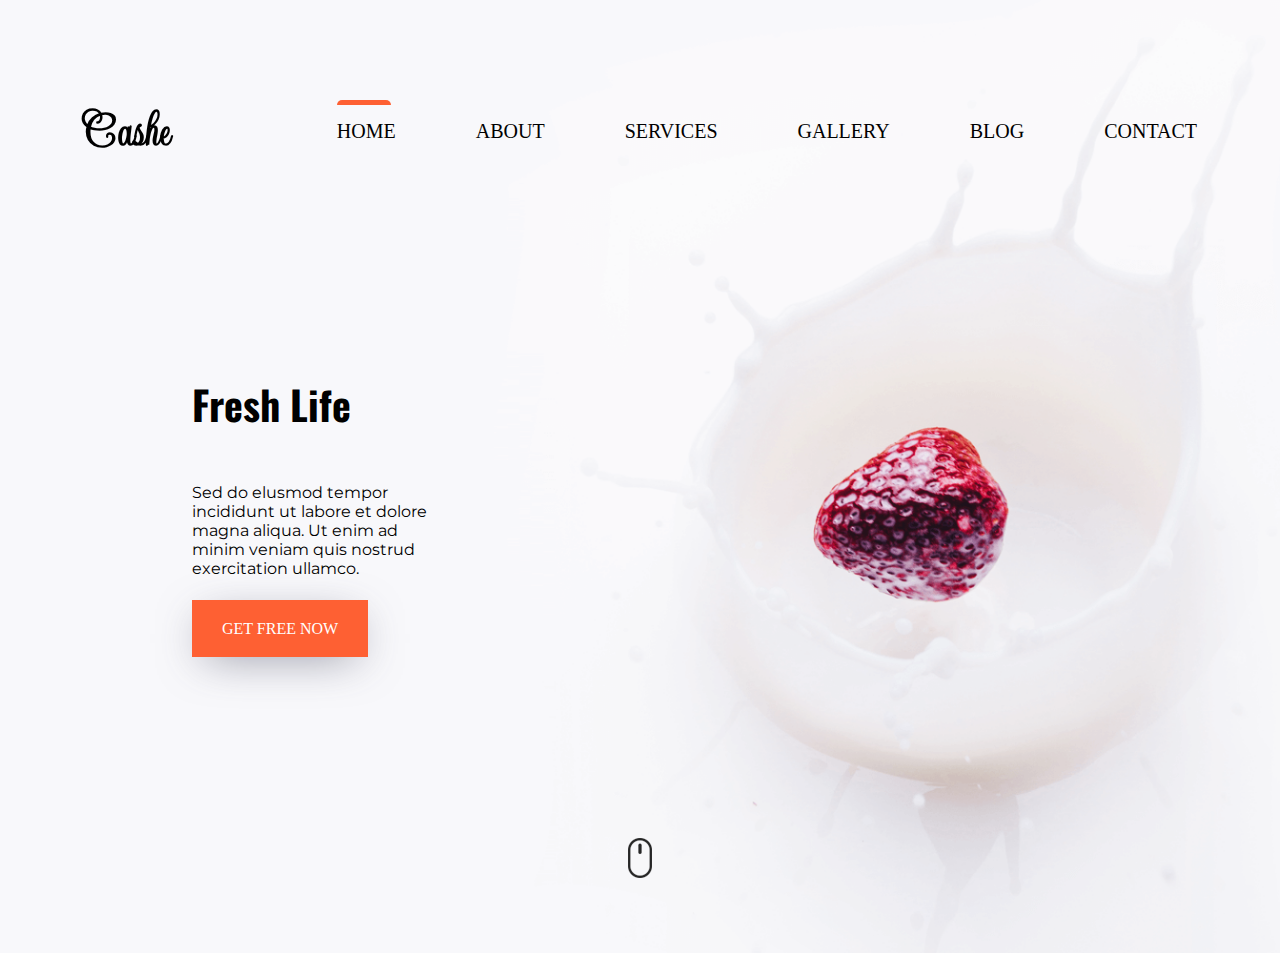
<file: blog1/project/index.html>
<!DOCTYPE html>
<html lang="en">

<head>
    <meta charset="UTF-8">
    <meta http-equiv="X-UA-Compatible" content="IE=edge">
    <meta name="viewport" content="width=device-width, initial-scale=1.0">
    <link rel="stylesheet" type="text/css" href="style.css">
    <link href="https://fonts.googleapis.com/css2?family=Open+Sans&family=Oswald:wght@700&family=Updock&display=swap"
        rel="stylesheet">
    <link href="https://fonts.googleapis.com/css2?family=Open+Sans&family=Updock&display=swap" rel="stylesheet">
    <link href="https://fonts.googleapis.com/css2?family=Montserrat:wght@300&display=swap" rel="stylesheet">
    <title>Document</title>
</head>

<body>
    <article class="first-article">
        <nav class="navigation">
            <p>Cashe</p>
            <ul class="navigation_links">
                <li class="here_you_are"> <a>HOME </a></li>
                <li><a href="second-article.html">ABOUT</a></li>
                <li><a href="services.html">SERVICES</a></li>
                <li><a href="galery.html">GALLERY </a></li>
                <li><a href="blog.html">BLOG</a></li>
                <li><a href="contact.html">CONTACT</a></li>
            </ul>
        </nav>
        <section class="flex-container">
            <section class="fresh">
                <h2>Fresh Life</h2>
                <p>
                    Sed do elusmod tempor incididunt ut labore et dolore magna aliqua. Ut enim ad minim veniam quis
                    nostrud
                    exercitation ullamco.
                </p>
                <div class="get-free">
                    <a>Get Free now </a>
                </div>
            </section>

        </section>
        <div class="firstfooter">
            <img src="./images/scroll.png" alt="scroll logo" />
        </div>
    </article>

</body>

</html>
</file>
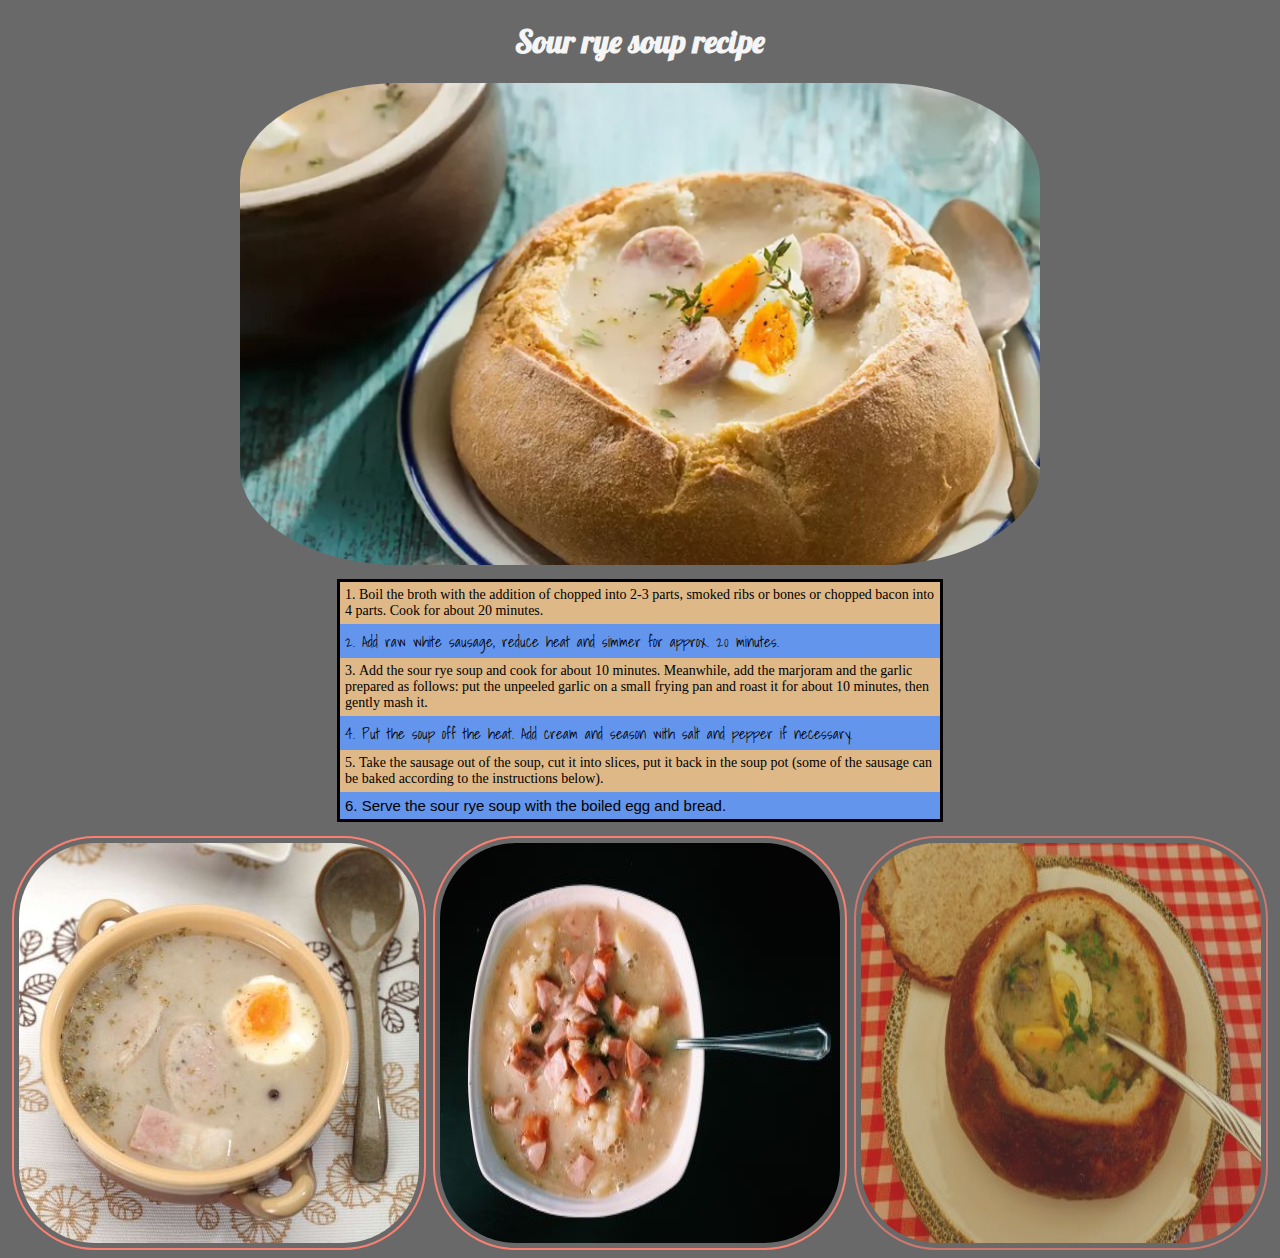
<file: first project/html/index.html>
<!DOCTYPE html>
<html lang="en">

<head>
    <meta charset="UTF-8">
    <meta http-equiv="X-UA-Compatible" content="IE=edge">
    <meta name="viewport" content="width=device-width, initial-scale=1.0">
    <title>Sour rye soup - BEST SOUP EVER</title>
    <link rel="apple-touch-icon" sizes="180x180" href="../img/icon/apple-touch-icon.png">
    <link rel="icon" type="image/png" sizes="32x32" href="../img/icon/favicon-32x32.png">
    <link rel="icon" type="image/png" sizes="16x16" href="../img/icon/favicon-16x16.png">
    <link rel="manifest" href="/site.webmanifest">
    <link rel="stylesheet" type="text/css" href="../css/style.css">
    <link href="https://fonts.googleapis.com/css2?family=Lobster&display=swap" rel="stylesheet">
    <link href="https://fonts.googleapis.com/css2?family=Shadows+Into+Light&display=swap" rel="stylesheet">

</head>

<body>
    <h1>Sour rye soup recipe</h1>
    <div class="recipe">
        <img srcset="../img/300.png 300w,
        ../img/500.png 500w,
        ../img/800.png 800w," sizes="(max-width: 500px) 300px, (max-width:800px) 500px, 800px" alt="sizesSourt rye soup
            served in bread.">

        <ol>
            <li class="font1">Boil the broth with the addition of chopped into 2-3 parts, smoked ribs or bones or
                chopped bacon into 4
                parts. Cook for about 20 minutes.</li>
            <li class="font2">Add raw white sausage, reduce heat and simmer for approx. 20 minutes.</li>
            <li class="font1">Add the sour rye soup and cook for about 10 minutes. Meanwhile, add the marjoram and the
                garlic prepared
                as follows: put the unpeeled garlic on a small frying pan and roast it for about 10 minutes, then gently
                mash it.</li>
            <li class="font2">Put the soup off the heat. Add cream and season with salt and pepper if necessary.</li>
            <li class="font1">Take the sausage out of the soup, cut it into slices, put it back in the soup pot (some of
                the sausage
                can be baked according to the instructions below).</li>
            <li class="font2">Serve the sour rye soup with the boiled egg and bread.</li>


        </ol>
    </div>
    <galery>

        <img srcset="../img/galery/1_400.jpg" alt="soup">
        <img srcset="../img/galery/3_400.jpg" alt="soup">
        <img srcset="../img/galery/2_400.jpg" alt="soup">


    </galery>

</body>

</html>
</file>
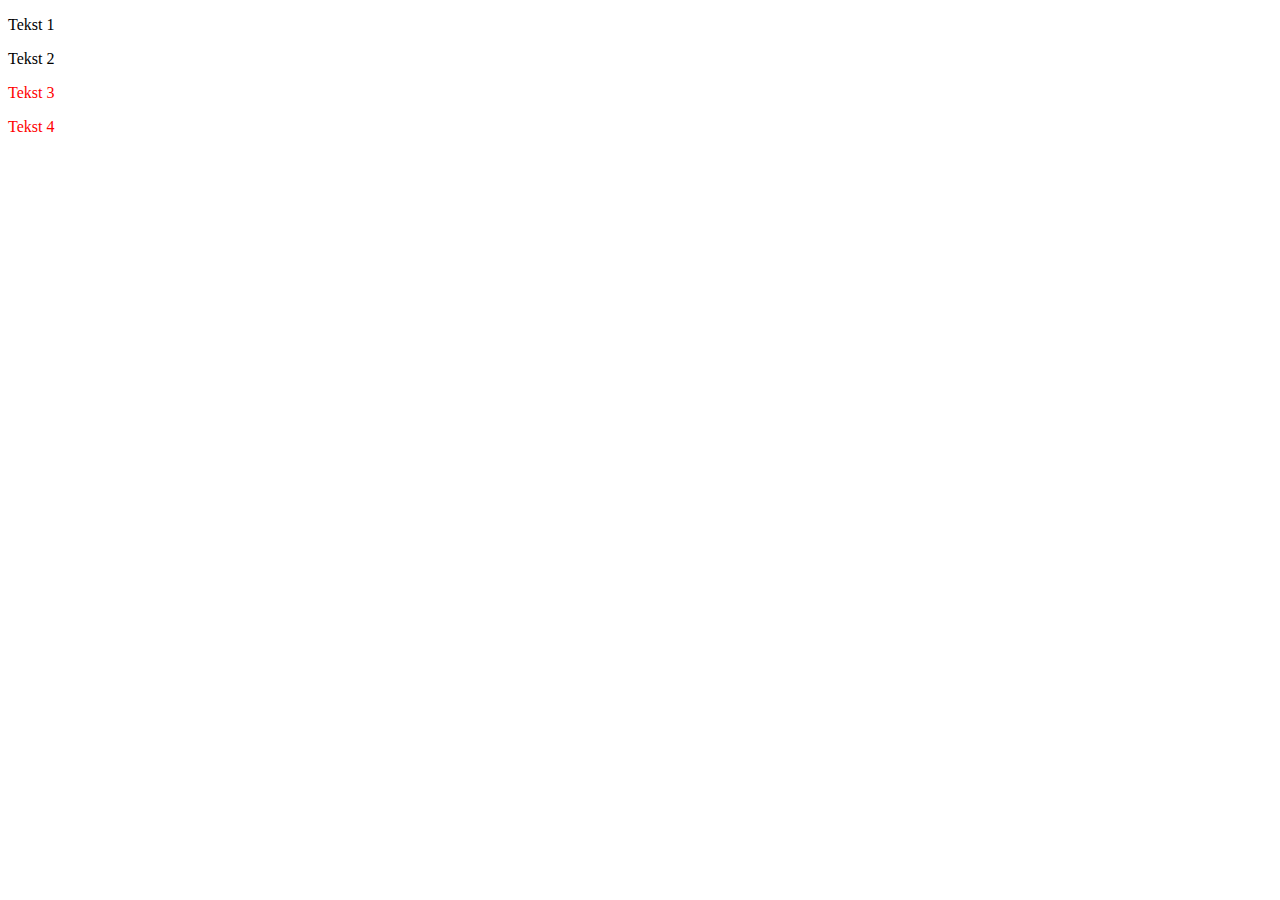
<file: first project/challenge/challenge-1/index.html>
<!DOCTYPE html>
<html lang="pl">

<head>
    <meta charset="UTF-8">
    <meta name="viewport" content="width=device-width, initial-scale=1.0">
    <title>Document</title>
    <link rel="stylesheet" href="style.css">
</head>

<body>
    <div>
        <p>Tekst 1</p>
        <p>Tekst 2</p>
    </div>
    <div>
        <p>Tekst 3</p>
        <p>Tekst 4</p>
    </div>
</body>

</html>
</file>
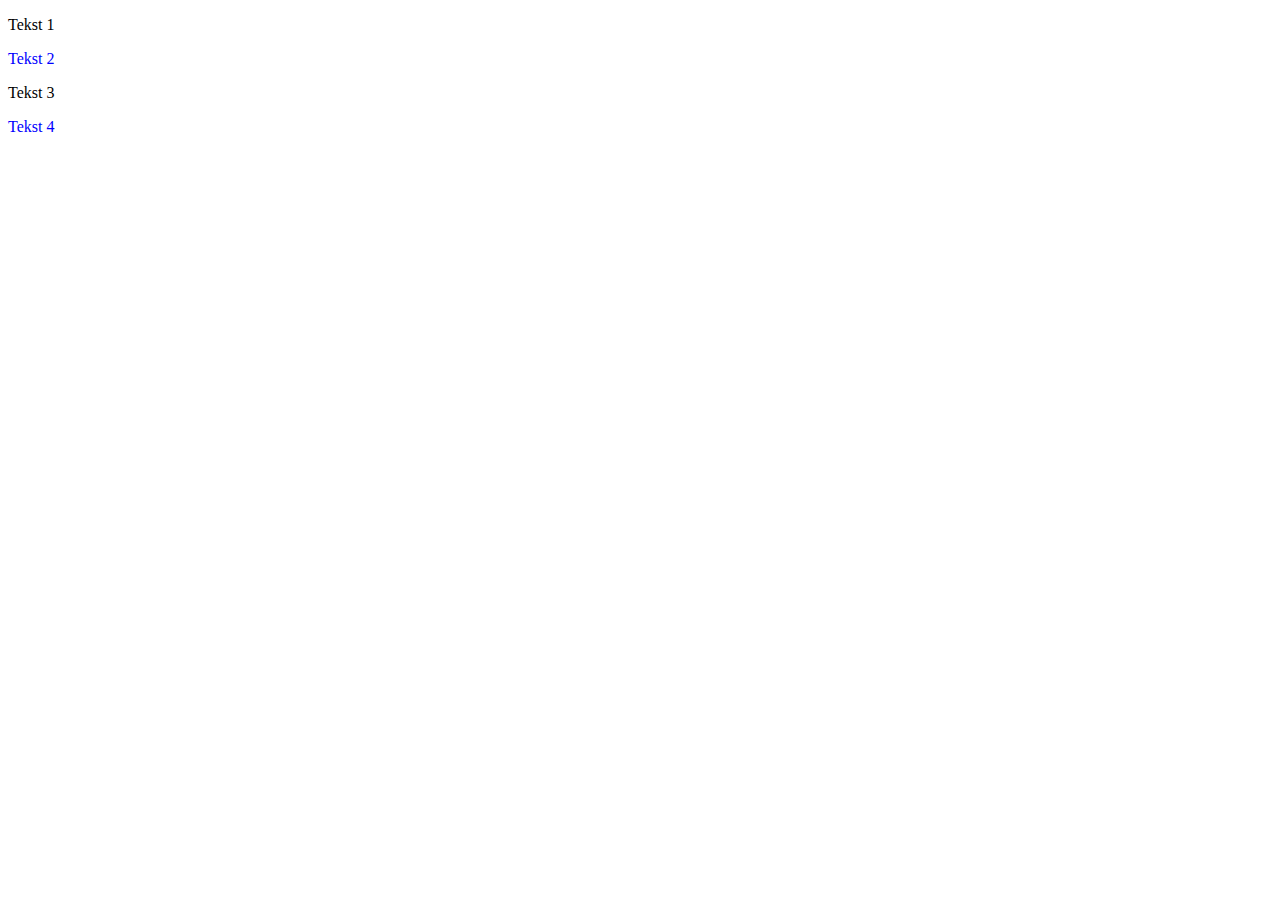
<file: first project/challenge/challenge-10/index.html>
<!DOCTYPE html>
<html lang="pl">

<head>
    <meta charset="UTF-8">
    <meta name="viewport" content="width=device-width, initial-scale=1.0">
    <title>Document</title>
    <link rel="stylesheet" href="style.css">
</head>

<body>
    <div>
        <p>Tekst 1</p>
        <div>
            <p>Tekst 2</p>
        </div>
    </div>
    <div>
        <p>Tekst 3</p>
        <section>
            <p>Tekst 4</p>
        </section>
    </div>
</body>

</html>
</file>
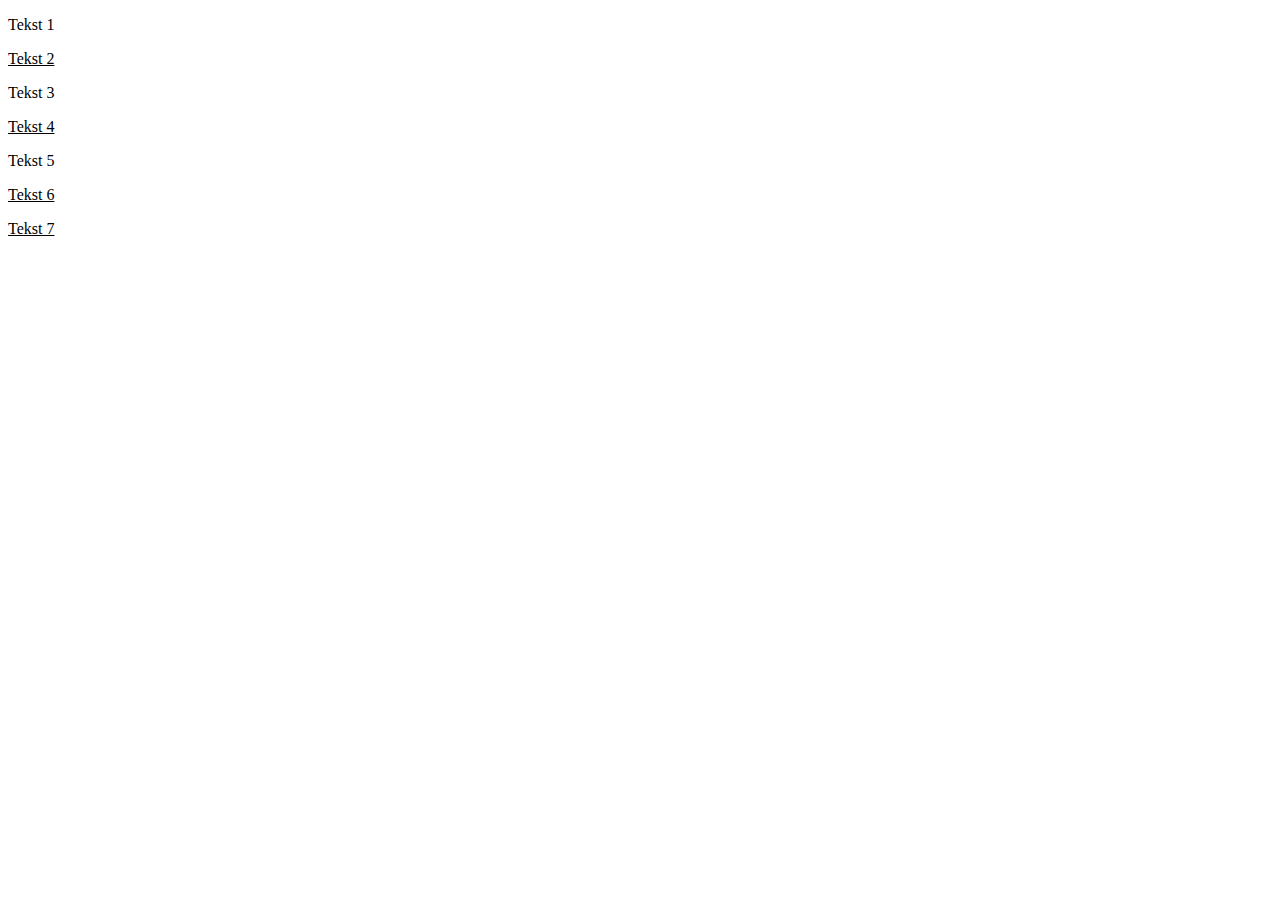
<file: first project/challenge/challenge-4/index.html>
<!DOCTYPE html>
<html lang="pl">

<head>
    <meta charset="UTF-8">
    <meta name="viewport" content="width=device-width, initial-scale=1.0">
    <title>Document</title>
    <link rel="stylesheet" href="style.css">
</head>

<body>
    <div>
        <p>Tekst 1</p>
        <p>Tekst 2</p>
    </div>
    <p>Tekst 3</p>
    <p>Tekst 4</p>
    <div>
        <p>Tekst 5</p>
        <p>Tekst 6</p>
        <p>Tekst 7</p>
    </div>
</body>

</html>
</file>
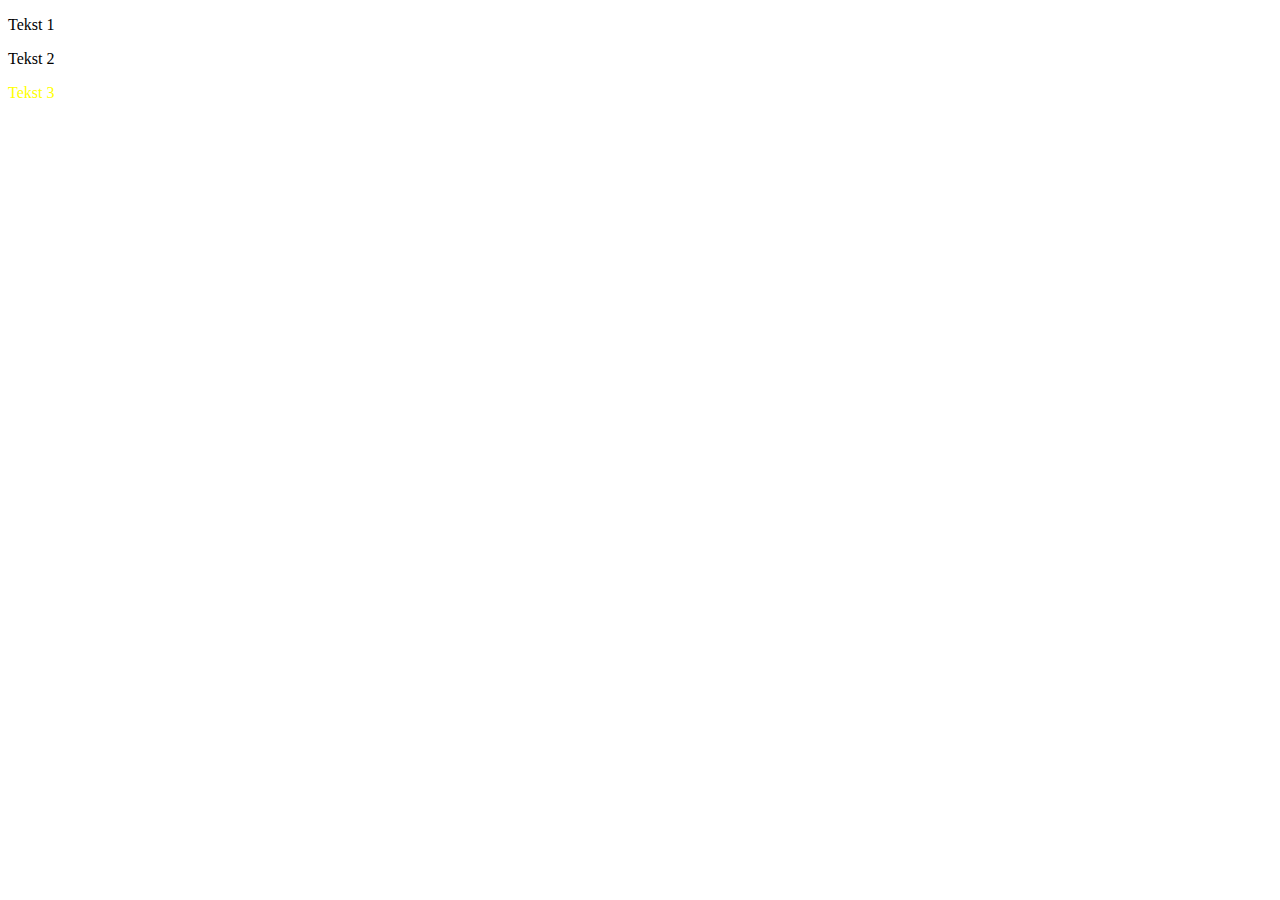
<file: first project/challenge/challenge-5/index.html>
<!DOCTYPE html>
<html lang="pl">

<head>
    <meta charset="UTF-8">
    <meta name="viewport" content="width=device-width, initial-scale=1.0">
    <title>Document</title>
    <link rel="stylesheet" href="style.css">
</head>

<body>
    <div>
        <p>Tekst 1</p>
        <p>Tekst 2</p>
        <p>Tekst 3</p>
    </div>
</body>

</html>
</file>
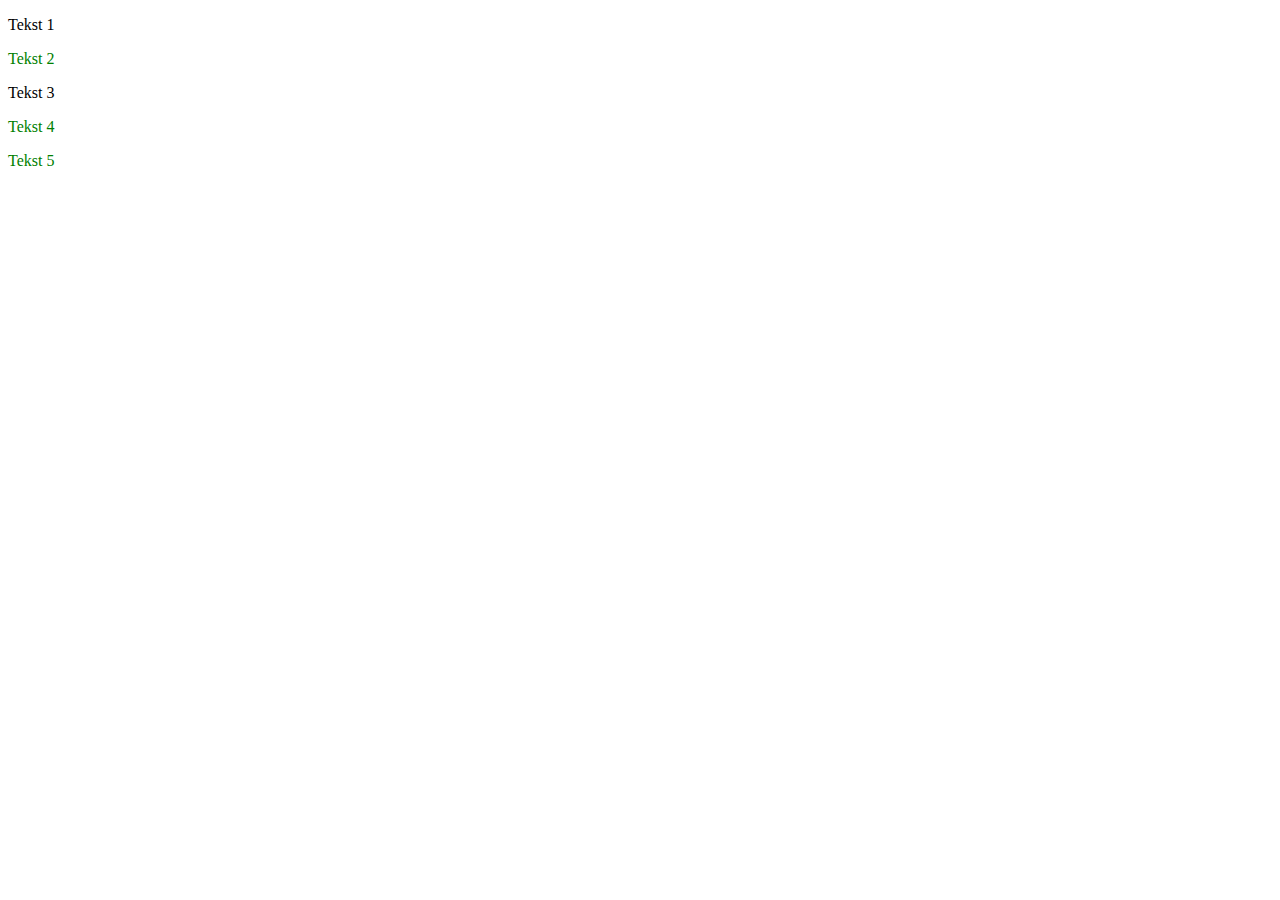
<file: first project/challenge/challenge-6/index.html>
<!DOCTYPE html>
<html lang="pl">

<head>
    <meta charset="UTF-8">
    <meta name="viewport" content="width=device-width, initial-scale=1.0">
    <title>Document</title>
    <link rel="stylesheet" href="style.css">
</head>

<body>
    <div>
        <p>Tekst 1</p>
        <p>Tekst 2</p>
        <div>Tekst 3</div>
        <p>Tekst 4</p>
        <p>Tekst 5</p>
    </div>
</body>

</html>
</file>
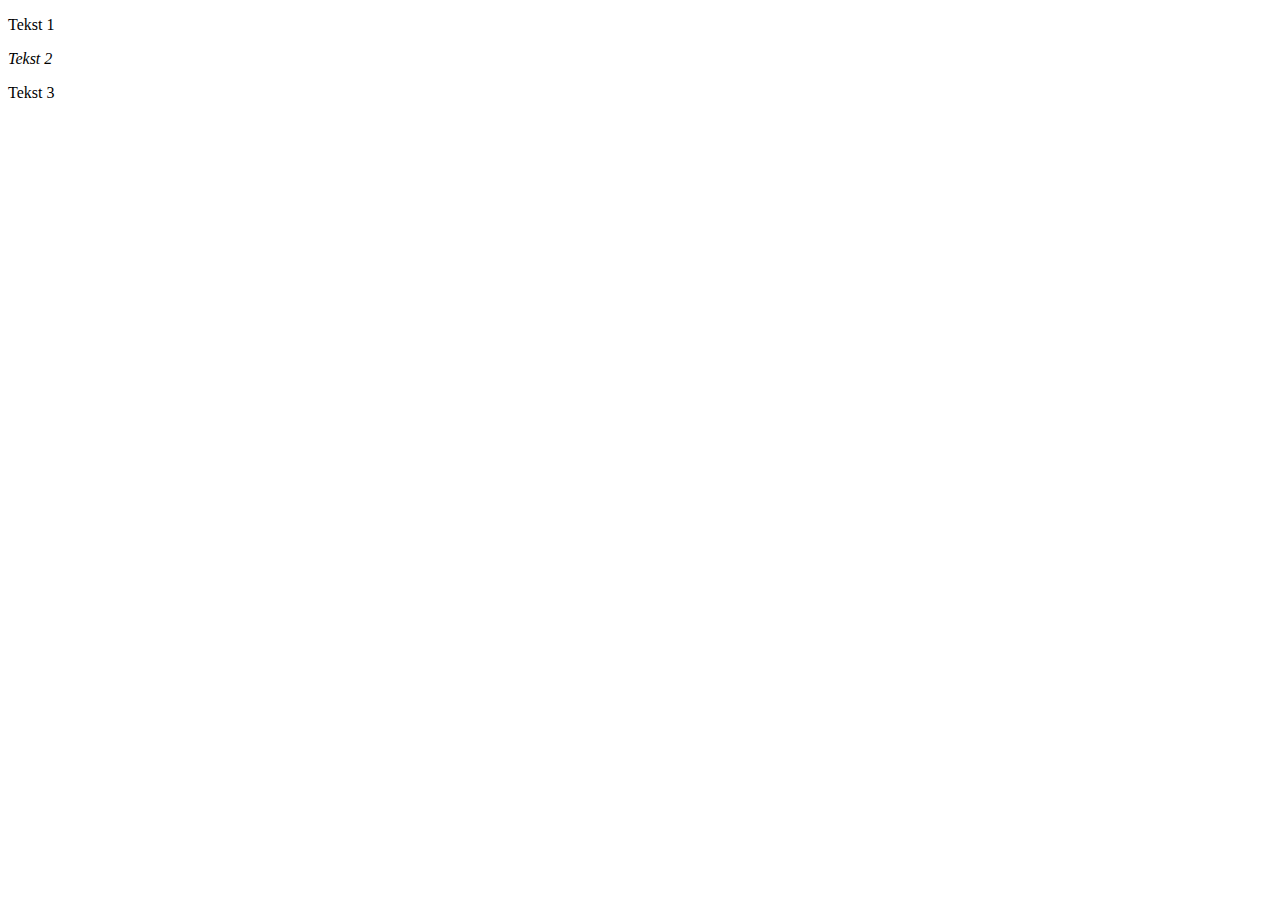
<file: first project/challenge/challenge-7/index.html>
<!DOCTYPE html>
<html lang="pl">

<head>
    <meta charset="UTF-8">
    <meta name="viewport" content="width=device-width, initial-scale=1.0">
    <title>Document</title>
    <link rel="stylesheet" href="style.css">
</head>

<body>
    <div>
        <div>
            <p>Tekst 1</p>
            <div>
                <p>Tekst 2</p>
            </div>
        </div>
        <div>
            <p>Tekst 3</p>
        </div>
    </div>
</body>

</html>
</file>
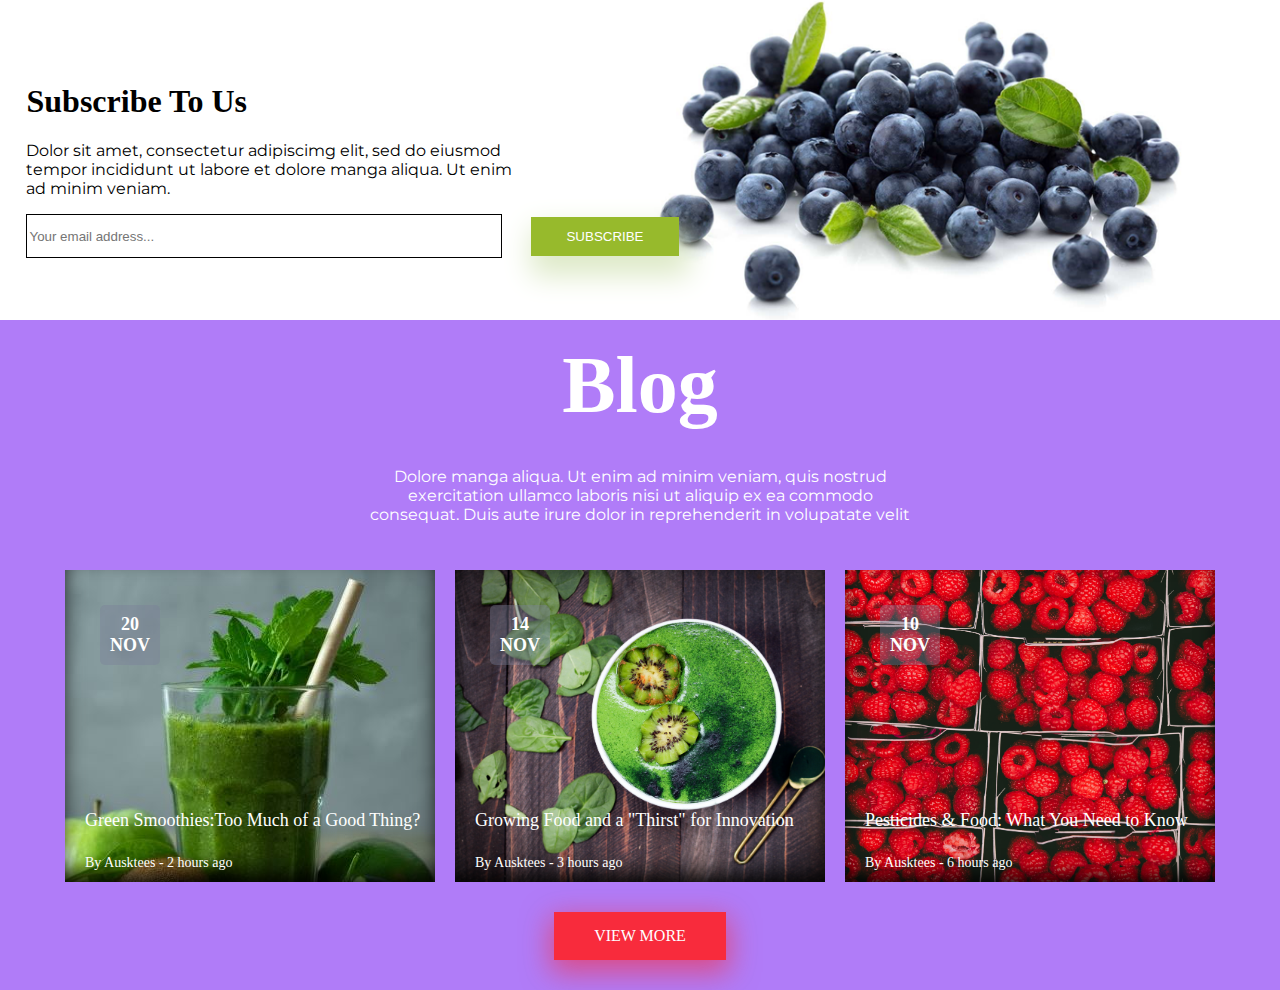
<file: blog1/project/blog.html>
<!DOCTYPE html>
<html lang="en">

<head>
    <meta charset="UTF-8">
    <meta http-equiv="X-UA-Compatible" content="IE=edge">
    <meta name="viewport" content="width=device-width, initial-scale=1.0">
    <link rel="stylesheet" type="text/css" href="blog.css">
    <link href="https://fonts.googleapis.com/css2?family=Montserrat:wght@300&display=swap" rel="stylesheet">
    <title>Document</title>
</head>

<body>
    <div class="subscrition">

        <div class="cont1">
            <h1>Subscribe To Us</h1>
            <p>
                Dolor sit amet, consectetur adipiscimg elit, sed do eiusmod tempor incididunt ut labore et dolore manga
                aliqua. Ut enim ad minim veniam.
            </p>
            <div class="adress">
                <input type="text" placeholder="Your email address..." />
                <button type="submit" value=">"> <span> SUBSCRIBE </span>
                </button>
            </div>
        </div>
        <div class="backgr">

        </div>
    </div>
    <section class="blog-cont">
        <h1>Blog</h1>
        <div class="cont">
            <p>Dolore manga aliqua. Ut enim ad minim veniam, quis nostrud exercitation ullamco laboris nisi ut
                aliquip ex ea
                commodo consequat. Duis aute irure dolor in reprehenderit in volupatate velit</p>
        </div>

        <article class="article-cont">


            <article class="articles back1">
                <div> 20 NOV</div>
                <a href="#"> Green Smoothies:Too Much of a Good Thing? </a>
                <p>By Ausktees - 2 hours ago</p>
            </article>
            <article class="articles back2">
                <div> 14 NOV</div>
                <a href="#"> Growing Food and a "Thirst" for Innovation </a>
                <p>By Ausktees - 3 hours ago</p>
            </article>
            <article class="articles back3">
                <div> 10 NOV</div>
                <a href="#"> Pesticides & Food: What You Need to Know </a>
                <p>By Ausktees - 6 hours ago</p>
            </article>
        </article>
    </section>
    <div class="view">
        <a>
            <span>VIEW MORE </span>
        </a>
    </div>
</body>

</html>
</file>
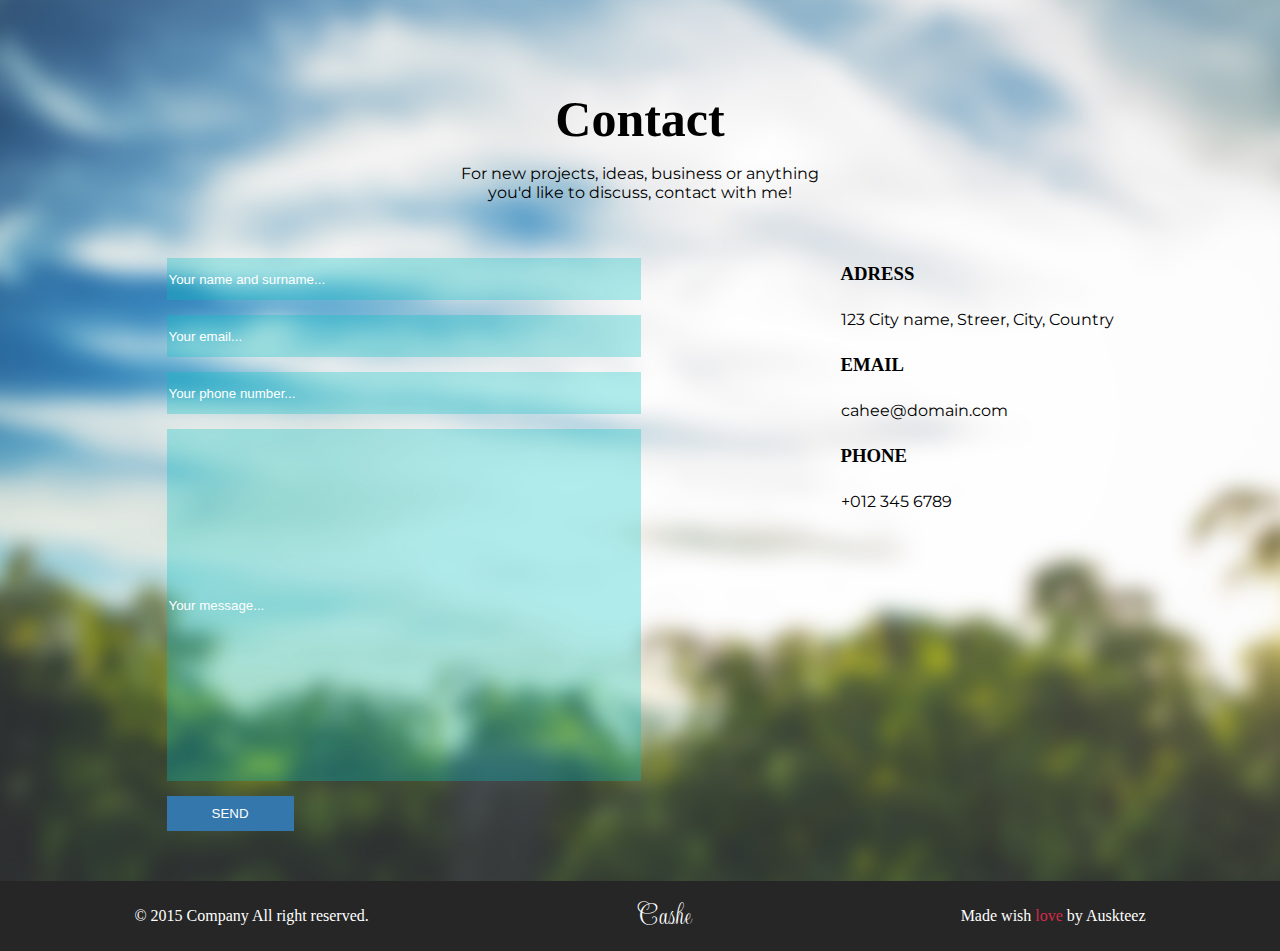
<file: blog1/project/contact.html>
<!DOCTYPE html>
<html lang="en">

<head>
    <meta charset="UTF-8">
    <meta http-equiv="X-UA-Compatible" content="IE=edge">
    <meta name="viewport" content="width=device-width, initial-scale=1.0">
    <link rel="stylesheet" type="text/css" href="contact.css">
    <link href="https://fonts.googleapis.com/css2?family=Montserrat:wght@300&display=swap" rel="stylesheet">
    <link href="https://fonts.googleapis.com/css2?family=Open+Sans&family=Oswald:wght@700&family=Updock&display=swap"
        rel="stylesheet">
    <link href="https://fonts.googleapis.com/css2?family=Open+Sans&family=Updock&display=swap" rel="stylesheet">
    <title>Document</title>
</head>

<body>
    <h1>Contact</h1>
    <div class="contact">
        <p> For new projects, ideas, business or anything you'd like to discuss, contact with me!</p>
    </div>
    <div class="info">
        <div class="inputs">
            <input type="text" placeholder="Your name and surname..." />
            <input type="text" placeholder="Your email..." />
            <input type="text" placeholder="Your phone number..." />
            <input class="message" type="text" placeholder="Your message..." />
            <button>SEND</button>
        </div>
        <div class="address">
            <h3>ADRESS</h3>
            <p>123 City name, Streer, City, Country</p>
            <h3>EMAIL</h3>
            <p>cahee@domain.com</p>
            <h3>PHONE</h3>
            <p>+012 345 6789</p>
        </div>
    </div>
</body>
<footer>
    <div class="coppy">© 2015 Company All right reserved.</div>
    <div class="cashe">Cashe</div>
    <div class="coppy"> Made wish <span>love</span> by Auskteez</div>
</footer>

</html>
</file>
<file: blog1/project/style.css>
body{
    margin:0px 0px;
    box-sizing: border-box;
}
.first-article{
    background-image: url(./images/background1.png);
    background-size: cover;
    background-repeat: no-repeat;
}
a{
 text-decoration: none;
 color:black;
}
nav{
    font-size: 20px;
}
nav p{
    font-family: 'Updock', cursive;
    font-weight: 700;
    font-size: 50px;
    
}
.navigation{
    padding-top: 50px;
    display:flex;
    align-items: center;
    justify-content: space-around;
}
.fresh h2{
    font-family: 'Oswald', sans-serif;
    font-size: 40px;
}
ul{
    padding:0px;
}
.navigation_links{
    display:flex;
    justify-content: space-between;
    list-style: none;
    gap:80px;

}
.fresh{
    display: flex;
    flex-direction: column;
    padding-top:10%;
    padding-left: 15%;
    padding-right: 65%;
}
.fresh p{
    padding-bottom: 10%;
    font-family: 'Montserrat', sans-serif;
    
}
.get-free a{
    padding: 20px 30px;
    background-color: #fe6033;
    color:white;
    text-transform: uppercase;
    box-shadow: 0px 10px 46px -13px rgba(66, 68, 90, 0.65);
}
.flex-container{
    display:flex;
}

.firstfooter{
    padding-top: 200px;
    padding-bottom: 75px;;
    display: flex;
    justify-content: center;
    
}
.here_you_are::before{
    content:"";
    padding-right: 3px;
    padding-left: 3px;
    border-radius: 20px;;
    position:absolute;
    width: 48px;
    border-top:5px solid #fe6033;;
    height: 5px;
    top:100px;

}
</file>
<file: first project/css/style.css>
h1 {
    font-family: "Lobster"; /* font from Google Fonts*/
    color: whitesmoke;
    text-align: center;
}
html{
    background-color: dimgrey;
}
.recipe ol {
width: 600px;
border: solid;
padding: 0px;
font-size:14px;
flex-wrap:wrap;
margin-left: auto;
margin-right: auto;
list-style-position: inside;

}
.recipe li{
    
    border:0px;
    padding: 5px;
}
li:nth-child(even){
    background-color:cornflowerblue;
    
}
li:nth-child(odd){
    background-color:burlywood;
}
.recipe>img{ /*"Zdjęcie wyróżniające zastosujcie tutaj wiedzę z zajęć(użycie srcset i sizes), oraz niech ma zaokrąglone rogi"*/
    border-radius: 20%;
    margin-left: auto;
    margin-right: auto;
    display:block;
}
galery>img{
    border:2px solid salmon;
    padding:10px;
    border-radius: 20%;
    padding: 5px;
    height: auto;
}
galery{
    width: 100%;
    display:flex;
    justify-content: space-around;
}
galery>img:last-child{
    opacity: 0.7; /*opacity 70%*/
}
li:last-child{    /* Użycie skrótowej wartości font 2 razy*/
    font: 15px Arial, sans-serif;
}
.font2{ 
    font:  15px 'Shadows Into Light'; /* z google fonts*/
}
</file>
<file: first project/challenge/challenge-1/style.css>
div:nth-child(2) {
  color: red;
}
</file>
<file: first project/challenge/challenge-10/style.css>
div > * > p {
  color: blue;
}

/*w 2 selektorach*/
div>div{
  color:blue;
}
div>section{
  color: blue;
}
</file>
<file: first project/challenge/challenge-4/style.css>
p + p {
  text-decoration: underline;
}
</file>
<file: first project/challenge/challenge-5/style.css>
p:nth-child(3) {
  color: yellow;
}
</file>
<file: first project/challenge/challenge-6/style.css>
p ~ p {
  color: green;
}
</file>
<file: first project/challenge/challenge-7/style.css>
div > div > div > p {
  font-style: italic;
}
</file>
<file: blog1/project/blog.css>
body{
    height: 100vh;
    box-sizing:border-box;
    margin: 0px 0px;
}

.subscrition{
    display:flex;
    align-items: center;

    justify-content: center; 
    
}

.backgr{
    background-image: url(./images/background4.png);
    background-repeat: no-repeat;
    background-size: contain;
padding:160px 300px;
}
.cont1{
    position: relative;
    left:90 px;
}
.cont1 p{
    max-width: 500px;
    overflow-wrap: break-word;
    font-family: 'Montserrat', sans-serif;
}
.adress input {
    
    width: 470px;
    height: 40px;
    border: 0.2px solid black;
  }
  .adress button {
    padding: 12px 35px;
    position: relative;
    right: -25px;
    color: white;
    background-color: #97ba2c;
    border: none;
    box-shadow: 5px 15px 28px 5px rgba(222, 234, 200, 1);
    }
    .blog-cont{
        background-color:#b07cf8 ;
    }
    .article-cont{
        display:flex;
        justify-content: center;
        gap:20px;
    }

    .back1{
        width:370px;
        height: 312px;
        background-image: url(./images/blog/blog1v2.jpg);
        background-repeat: no-repeat;
        background-size: cover;
        box-shadow: inset 0px -11px 22px -4px #000000;
    }

    .back2{
        width:370px;
        height: 312px;
        background-image: url(./images/blog/blog2.jpg);
        background-repeat: no-repeat;
        background-size: cover;
        box-shadow: inset 0px -11px 22px -4px #000000;
    }
    .back3{
        width:370px;
        height: 312px;
        background-image: url(./images/blog/blog3.jpg);
        background-repeat: no-repeat;
        background-size: cover;
        box-shadow: inset 0px -11px 22px -4px #000000;
    }
    .articles div{
        display:flex;
        justify-content: center;
        align-items: center;
        font-size: 18px;
        color:white;
        font-weight: 600;
        text-align: center;;
        position:relative;
        left:35px;
        top:35px;
        border-radius:5px;
        width:60px;
        height: 60px;
        background-color:rgba(123, 127, 152, 0.4); ;

    }
  
    .articles a{
        font-size: 18px;
        text-decoration: none;
        color:white;
        position:relative;
        right:-20px;
        top:180px;
    }
    .articles p{
        font-size: 14px;
        color:white;
        position:relative;
        right:-20px;
        top:190px;
    }
    .view{
        background-color: #b07cf8;
        padding:30px;
        display:flex;
        justify-content: center;
        align-items: center;

    }
    .view a{
        padding:15px 40px;
        max-width: 300px;
        background-color: #f82b3c;
        box-shadow: 0px 9px 29px 3px rgba(248, 43, 60, 0.61);
        color:white;
    }
    .blog-cont h1{
        margin:0px 0px;
        padding:20px 15px;
        font-size: 80px;
        color:white;
        display:flex;
        justify-content: center;
        align-items: center;
        
    }
     .cont{
        display:flex;
        align-items: center;
        align-self: center;
        justify-content: center;
        text-align: center;
    }
    .cont p{
        width:550px;
        font-size: 16px;
        color:white;
        font-family: 'Montserrat', sans-serif;
        padding-bottom: 30px;;
    }
</file>
<file: blog1/project/contact.css>
body{
    height: 100%;
    background-image: url(./images/background5.jpg);
    background-repeat: no-repeat;
    box-sizing:border-box;
    background-size: cover;
    margin: 0px 0px;;
}
h1{
    display:flex;
justify-content: center;
align-items: center;
margin: 0px 0px;
padding-top:90px;
font-size:50px;
}
.contact{
display:flex;
justify-content: center;
align-items: center;
}
.contact p{
    width:400px;
    text-align: center;
    font-family: 'Montserrat', sans-serif;
}
.info{
    display: flex;
    align-items: flex-start;
    justify-content: center;
    gap:200px;
    padding-top: 40px;
}
.inputs{
    display: flex;
    flex-direction: column;
    justify-content: center;
    align-items: flex-start;
    gap:15px;
    padding-bottom: 50px;
}
.address{
    display: flex;
    flex-direction: column;
    justify-content: center;
    align-items: flex-start;
    gap:15px;
}
.inputs input, textarea {
    background-color:  rgba(0,196,195,0.3);
    width: 470px;
    height: 40px;
    border:none;
  }
  .inputs input::placeholder{
      color: white;
  }
  .inputs .message{
    height: 350px;
  }

.inputs button{
    padding:10px 45px;
    color:white;
    background-color:#3477ac ;
    border: none;
}

  .address h3{
      margin:0px 0px;
      padding:5px 0px;
  }
  .address p{
    margin:0px 0px;
    padding:5px 0px;
    font-family: 'Montserrat', sans-serif;
    
  }
  footer{
      background-color:  #262626;
      height: 70px;
      margin: 0px 0px;
      width:100%;
      display:flex;
      color:white;
      justify-content: space-around;
      align-items: center;
  }
  footer span{
      color:#d52a4c;
  }
  .cashe{
      
    font-family: 'Updock', cursive;
    font-size: 30px;
  }
</file>
